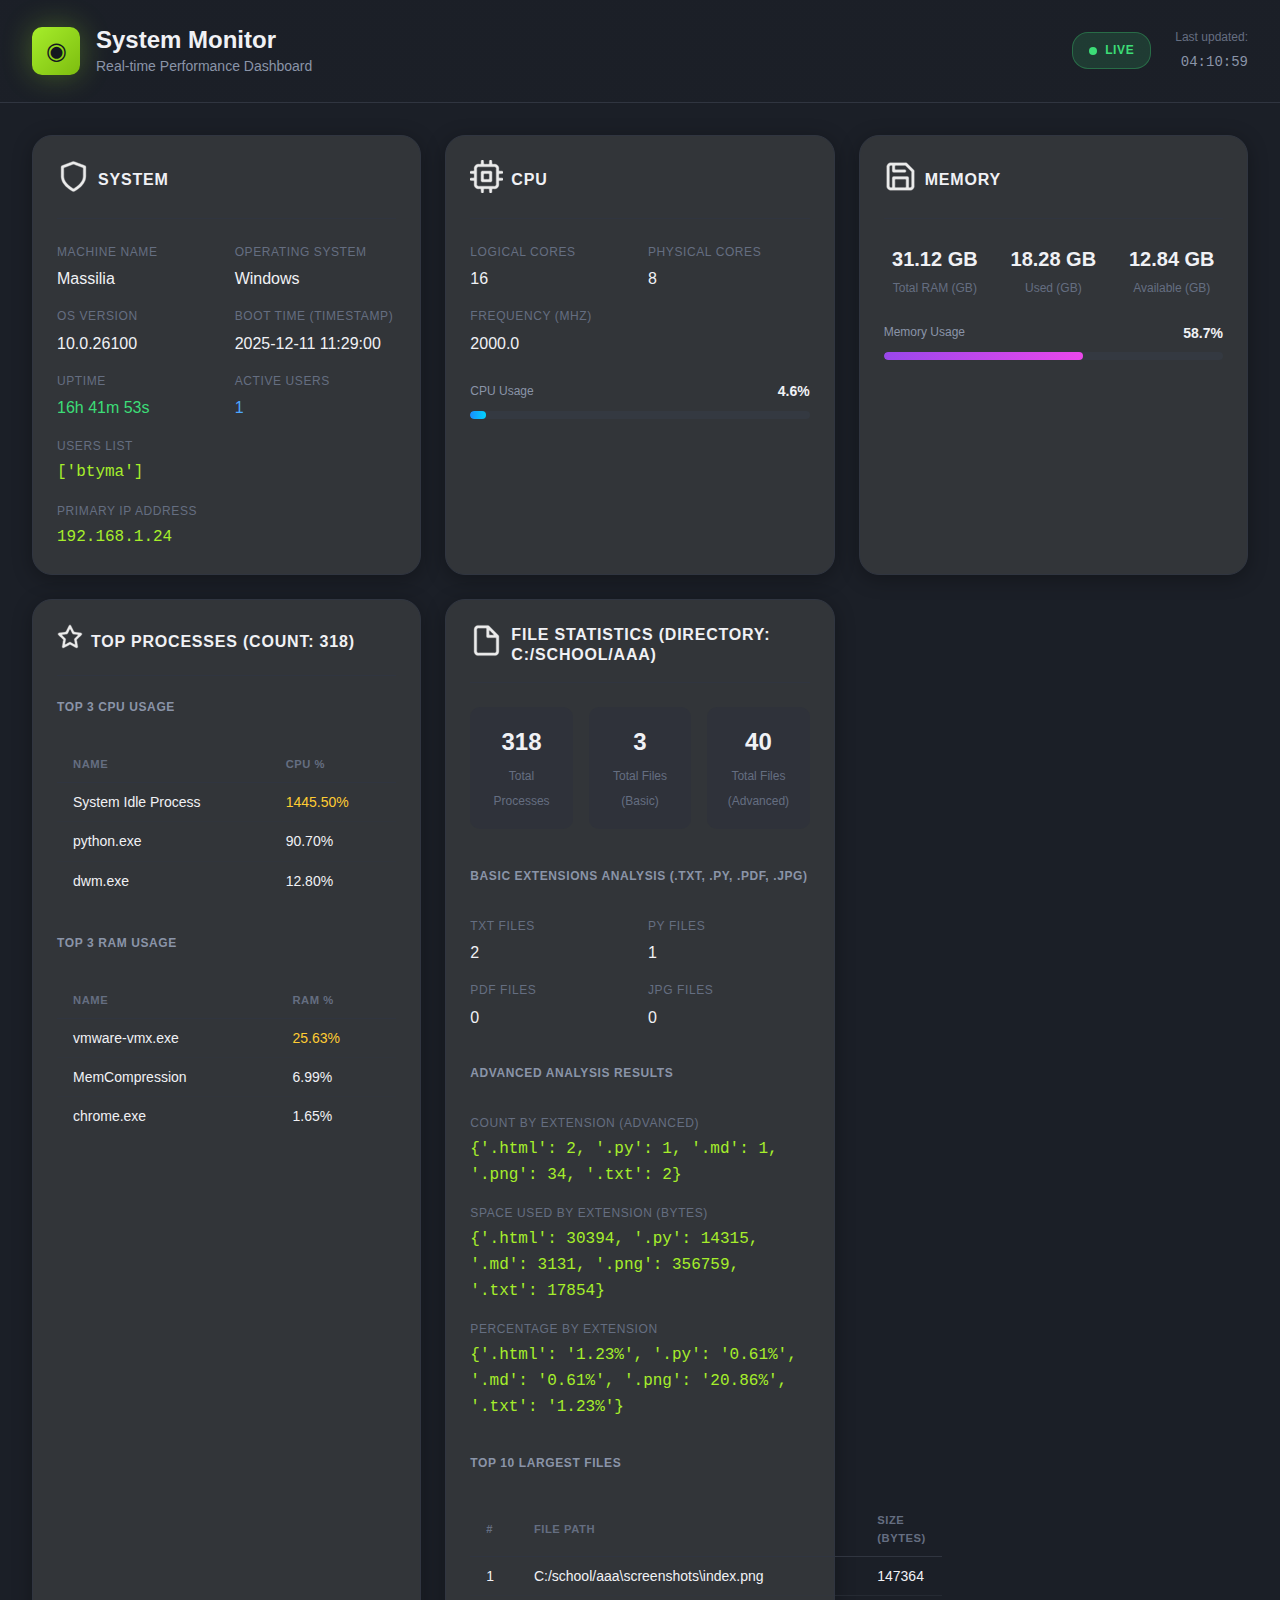
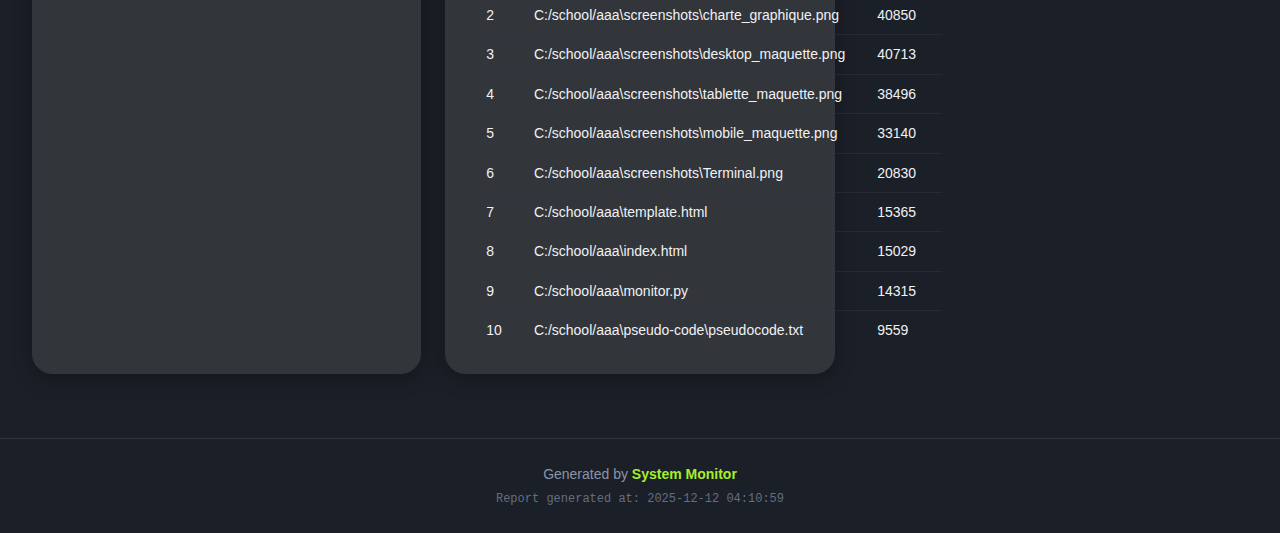
<file: index.html>
<!DOCTYPE html>
<html lang="en">
<head>
    <meta charset="UTF-8">
    <meta name="viewport" content="width=device-width, initial-scale=1.0">
    <meta name="description" content="System Monitoring Dashboard - Real-time system statistics and performance metrics">
    <title>System Monitor Dashboard</title>
    <link rel="stylesheet" href="template.css">
    <meta http-equiv="refresh" content="30">
</head>
<body>
    <header class="dashboard-header">
        <div class="header-content">
            <div class="header-left">
                <div class="logo">
                    <span class="logo-icon">◉</span>
                </div>
                <div class="header-text">
                    <h1>System Monitor</h1>
                    <p class="header-subtitle">Real-time Performance Dashboard</p>
                </div>
            </div>
            <div class="header-right">
                <div class="status-indicator">
                    <span class="status-dot"></span>
                    <span class="status-text">Live</span>
                </div>
                <div class="timestamp">
                    <span class="timestamp-label">Last updated:</span>
                    <span class="timestamp-value">04:10:59</span>
                </div>
            </div>
        </div>
    </header>

    <main class="dashboard-main">
        <section class="dashboard-card" id="system-section">
            <div class="card-header">
                <span class="card-icon">
                    <img src="./icons/Shield.png" alt="system icon" style="width: auto; height: auto;"/>
                </span>
                <h2 class="card-title">System</h2>
            </div>
            <div class="card-content">
                <div class="info-grid">
                    <div class="info-item">
                        <span class="info-label">Machine Name</span>
                        <span class="info-value">Massilia</span>
                    </div>
                    <div class="info-item">
                        <span class="info-label">Operating System</span>
                        <span class="info-value">Windows</span>
                    </div>
                    <div class="info-item">
                        <span class="info-label">OS Version</span>
                        <span class="info-value">10.0.26100</span>
                    </div>
                    <div class="info-item">
                        <span class="info-label">Boot Time (Timestamp)</span>
                        <span class="info-value">2025-12-11 11:29:00</span>
                    </div>
                    <div class="info-item">
                        <span class="info-label">Uptime</span>
                        <span class="info-value highlight-green">16h 41m 53s</span>
                    </div>
                    <div class="info-item">
                        <span class="info-label">Active Users</span>
                        <span class="info-value highlight-blue">1</span>
                    </div>
                    <div class="info-item full-width">
                        <span class="info-label">Users List</span>
                        <span class="info-value mono">['btyma']</span>
                    </div>
                    <div class="info-item full-width">
                        <span class="info-label">Primary IP Address</span>
                        <span class="info-value mono">192.168.1.24</span>
                    </div>
                </div>
            </div>
        </section>

        <section class="dashboard-card" id="cpu-section">
            <div class="card-header">
                <span class="card-icon">
                    <img src="./icons/Cpu.png" alt="cpu icon" style="width: auto; height: auto;"/>
                </span>
                <h2 class="card-title">CPU</h2>
            </div>
            <div class="card-content">
                <div class="info-grid">
                    <div class="info-item">
                        <span class="info-label">Logical Cores</span>
                        <span class="info-value">16</span>
                    </div>
                    <div class="info-item">
                        <span class="info-label">Physical Cores</span>
                        <span class="info-value">8</span>
                    </div>
                    <div class="info-item">
                        <span class="info-label">Frequency (MHz)</span>
                        <span class="info-value">2000.0</span>
                    </div>
                </div>
                <div class="progress-container">
                    <div class="progress-header">
                        <span class="progress-label">CPU Usage</span>
                        <span class="progress-value">4.6%</span>
                    </div>
                    <div class="progress-bar">
                        <div class="progress-fill progress-cpu" style="width: 4.6%;"></div>
                    </div>
                </div>
            </div>
        </section>

        <section class="dashboard-card" id="memory-section">
            <div class="card-header">
                <span class="card-icon">
                    <img src="./icons/Save.png" alt="memory icon" style="width: auto; height: auto;"/>
                </span>
            <h2 class="card-title">Memory</h2>
            </div>
            <div class="card-content">
                <div class="memory-stats">
                    <div class="memory-stat">
                        <span class="stat-value">31.12 GB</span>
                        <span class="stat-label">Total RAM (GB)</span>
                    </div>
                    <div class="memory-stat">
                        <span class="stat-value highlight-yellow">18.28 GB</span>
                        <span class="stat-label">Used (GB)</span>
                    </div>
                    <div class="memory-stat">
                        <span class="stat-value highlight-green">12.84 GB</span>
                        <span class="stat-label">Available (GB)</span>
                    </div>
                </div>
                <div class="progress-container">
                    <div class="progress-header">
                        <span class="progress-label">Memory Usage</span>
                        <span class="progress-value">58.7%</span>
                    </div>
                    <div class="progress-bar">
                        <div class="progress-fill progress-memory" style="width: 58.7%;"></div>
                    </div>
                </div>
            </div>
        </section>

        <section class="dashboard-card" id="process-section">
            <div class="card-header">
                <span class="card-icon">
                    <img src="./icons/Star.png" alt="process icon" style="width: auto; height: auto;"/>
                </span>
                <h2 class="card-title">Top Processes (Count: 318)</h2>
            </div>
            <div class="card-content">
                <h3 class="subsection-title">Top 3 CPU Usage</h3>
                <table class="process-table">
                    <thead>
                        <tr>
                            <th>Name</th>
                            <th>CPU %</th>
                        </tr>
                    </thead>
                    <tbody>
                        <tr>
                            <td class="process-name">System Idle Process</td>
                            <td class="process-cpu highlight-yellow">1445.50%</td>
                        </tr>
                        <tr>
                            <td class="process-name">python.exe</td>
                            <td class="process-cpu">90.70%</td>
                        </tr>
                        <tr>
                            <td class="process-name">dwm.exe</td>
                            <td class="process-cpu">12.80%</td>
                        </tr>
                    </tbody>
                </table>
                
                <h3 class="subsection-title" style="margin-top: 20px;">Top 3 RAM Usage</h3>
                <table class="process-table">
                    <thead>
                        <tr>
                            <th>Name</th>
                            <th>RAM %</th>
                        </tr>
                    </thead>
                    <tbody>
                        <tr>
                            <td class="process-name">vmware-vmx.exe</td>
                            <td class="process-mem highlight-yellow">25.63%</td>
                        </tr>
                        <tr>
                            <td class="process-name">MemCompression</td>
                            <td class="process-mem">6.99%</td>
                        </tr>
                        <tr>
                            <td class="process-name">chrome.exe</td>
                            <td class="process-mem">1.65%</td>
                        </tr>
                    </tbody>
                </table>
            </div>
        </section>

        <section class="dashboard-card full-width" id="files-section">
            <div class="card-header">
                <span class="card-icon">
                    <img src="./icons/File.png" alt="file icon" style="width: auto; height: auto;"/>
                </span>
                <h2 class="card-title">File Statistics (Directory: C:/school/aaa)</h2>
            </div>
            <div class="card-content">
                <div class="files-summary">
                    <div class="file-stat-box">
                        <span class="file-stat-value highlight-blue">318</span>
                        <span class="file-stat-label">Total Processes</span>
                    </div>
                    <div class="file-stat-box">
                        <span class="file-stat-value highlight-purple">3</span>
                        <span class="file-stat-label">Total Files (Basic)</span>
                    </div>
                    <div class="file-stat-box">
                        <span class="file-stat-value highlight-yellow">40</span>
                        <span class="file-stat-label">Total Files (Advanced)</span>
                    </div>
                </div>

                <h3 class="subsection-title">Basic Extensions Analysis (.txt, .py, .pdf, .jpg)</h3>
                <div class="info-grid">
                    <div class="info-item">
                        <span class="info-label">TXT Files</span>
                        <span class="info-value">2</span>
                    </div>
                    <div class="info-item">
                        <span class="info-label">PY Files</span>
                        <span class="info-value">1</span>
                    </div>
                    <div class="info-item">
                        <span class="info-label">PDF Files</span>
                        <span class="info-value">0</span>
                    </div>
                    <div class="info-item">
                        <span class="info-label">JPG Files</span>
                        <span class="info-value">0</span>
                    </div>
                </div>

                <h3 class="subsection-title" style="margin-top: 20px;">Advanced Analysis Results</h3>
                <div class="info-grid">
                    <div class="info-item full-width">
                        <span class="info-label">Count by Extension (Advanced)</span>
                        <span class="info-value mono">{'.html': 2, '.py': 1, '.md': 1, '.png': 34, '.txt': 2}</span>
                    </div>
                    <div class="info-item full-width">
                        <span class="info-label">Space used by Extension (Bytes)</span>
                        <span class="info-value mono">{'.html': 30394, '.py': 14315, '.md': 3131, '.png': 356759, '.txt': 17854}</span>
                    </div>
                    <div class="info-item full-width">
                        <span class="info-label">Percentage by Extension</span>
                        <span class="info-value mono">{'.html': '1.23%', '.py': '0.61%', '.md': '0.61%', '.png': '20.86%', '.txt': '1.23%'}</span>
                    </div>
                </div>
                
                <h3 class="subsection-title" style="margin-top: 20px;">Top 10 Largest Files</h3>
                <table class="process-table">
                    <thead>
                        <tr>
                            <th style="width: 5%;">#</th>
                            <th>File Path</th>
                            <th style="width: 20%;">Size (Bytes)</th>
                        </tr>
                    </thead>
                    <tbody>
                        <tr><td>1</td><td class="process-name">C:/school/aaa\screenshots\index.png</td><td class="process-mem">147364</td></tr>
                        <tr><td>2</td><td class="process-name">C:/school/aaa\screenshots\charte_graphique.png</td><td class="process-mem">40850</td></tr>
                        <tr><td>3</td><td class="process-name">C:/school/aaa\screenshots\desktop_maquette.png</td><td class="process-mem">40713</td></tr>
                        <tr><td>4</td><td class="process-name">C:/school/aaa\screenshots\tablette_maquette.png</td><td class="process-mem">38496</td></tr>
                        <tr><td>5</td><td class="process-name">C:/school/aaa\screenshots\mobile_maquette.png</td><td class="process-mem">33140</td></tr>
                        <tr><td>6</td><td class="process-name">C:/school/aaa\screenshots\Terminal.png</td><td class="process-mem">20830</td></tr>
                        <tr><td>7</td><td class="process-name">C:/school/aaa\template.html</td><td class="process-mem">15365</td></tr>
                        <tr><td>8</td><td class="process-name">C:/school/aaa\index.html</td><td class="process-mem">15029</td></tr>
                        <tr><td>9</td><td class="process-name">C:/school/aaa\monitor.py</td><td class="process-mem">14315</td></tr>
                        <tr><td>10</td><td class="process-name">C:/school/aaa\pseudo-code\pseudocode.txt</td><td class="process-mem">9559</td></tr>
                    </tbody>
                </table>
            </div>
        </section>
    </main>

    <footer class="dashboard-footer">
        <div class="footer-content">
            <p class="footer-text">
                Generated by <strong>System Monitor</strong>
            </p>
            <p class="footer-timestamp">
                Report generated at: 2025-12-12 04:10:59
            </p>
        </div>
    </footer>
</body>
</html>
</file>
<file: template.css>
/* ============================================
   System Monitor Dashboard - Pure CSS Styles
   ============================================ */

/* CSS Variables */
:root {

    --color-bg: hsl(220, 18%, 13%);
    --color-bg-secondary: hsl(220, 18%, 13%);
    --color-card: hsl(214, 7%, 21%);
    --color-card-hover: hsl(220, 16%, 18%);
    --color-border: hsl(220, 14%, 22%);
    
    --color-text: hsl(220, 20%, 95%);
    --color-text-muted: hsl(220, 15%, 60%);
    --color-text-secondary: hsl(220, 12%, 45%);
    
    --color-accent: hsl(82, 85%, 55%);
    --color-accent-glow: hsla(82, 85%, 55%, 0.3);
    
    --color-highlight-blue: hsl(210, 100%, 65%);
    --color-highlight-green: hsl(142, 70%, 55%);
    --color-highlight-yellow: hsl(45, 100%, 60%);
    --color-highlight-orange: hsl(25, 95%, 60%);
    --color-highlight-red: hsl(0, 85%, 60%);
    --color-highlight-purple: hsl(270, 70%, 65%);
    
    /* Gradients */
    --gradient-cpu: linear-gradient(90deg, hsl(210, 100%, 55%), hsl(190, 100%, 50%));
    --gradient-memory: linear-gradient(90deg, hsl(270, 80%, 60%), hsl(300, 80%, 60%));
    --gradient-disk: linear-gradient(90deg, hsl(142, 70%, 45%), hsl(82, 85%, 55%));
    --gradient-gpu: linear-gradient(90deg, hsl(25, 95%, 50%), hsl(45, 100%, 55%));
    
    /* Spacing */
    --spacing-xs: 0.25rem;
    --spacing-sm: 0.5rem;
    --spacing-md: 1rem;
    --spacing-lg: 1.5rem;
    --spacing-xl: 2rem;
    --spacing-2xl: 3rem;
    
    /* Border Radius */
    --radius-sm: 6px;
    --radius-md: 10px;
    --radius-lg: 16px;
    --radius-xl: 20px;
    
    /* Shadows */
    --shadow-card: 0 4px 20px hsla(0, 0%, 0%, 0.3);
    --shadow-card-hover: 0 8px 30px hsla(0, 0%, 0%, 0.4);
    --shadow-glow: 0 0 30px var(--color-accent-glow);
    
    /* Transitions */
    --transition-fast: 0.15s ease;
    --transition-normal: 0.25s ease;
    --transition-slow: 0.4s ease;
}

/* Reset & Base */
*,
*::before,
*::after {
    margin: 0;
    padding: 0;
    box-sizing: border-box;
}

html {
    font-size: 16px;
    scroll-behavior: smooth;
}

body {
    font-family: 'Segoe UI', -apple-system, BlinkMacSystemFont, 'Roboto', sans-serif;
    background-color: var(--color-bg);
    color: var(--color-text);
    line-height: 1.6;
    min-height: 100vh;
}

/* Typography */
h1, h2, h3, h4, h5, h6 {
    font-weight: 600;
    line-height: 1.3;
}

/* ============================================
   Header Styles
   ============================================ */
.dashboard-header {
    background: linear-gradient(180deg, var(--color-bg-secondary), var(--color-bg));
    border-bottom: 1px solid var(--color-border);
    padding: var(--spacing-lg) var(--spacing-xl);
    position: sticky;
    top: 0;
    z-index: 100;
    backdrop-filter: blur(10px);
}

.header-content {
    max-width: 1400px;
    margin: 0 auto;
    display: flex;
    justify-content: space-between;
    align-items: center;
    flex-wrap: wrap;
    gap: var(--spacing-md);
}

.header-left {
    display: flex;
    align-items: center;
    gap: var(--spacing-md);
}

.logo {
    width: 48px;
    height: 48px;
    background: linear-gradient(135deg, var(--color-accent), hsl(82, 85%, 40%));
    border-radius: var(--radius-md);
    display: flex;
    align-items: center;
    justify-content: center;
    box-shadow: var(--shadow-glow);
}

.logo-icon {
    font-size: 1.5rem;
    color: hsl(220, 20%, 10%);
}

.header-text h1 {
    font-size: 1.5rem;
    font-weight: 700;
    color: var(--color-text);
}

.header-subtitle {
    font-size: 0.875rem;
    color: var(--color-text-muted);
}

.header-right {
    display: flex;
    align-items: center;
    gap: var(--spacing-lg);
}

.status-indicator {
    display: flex;
    align-items: center;
    gap: var(--spacing-sm);
    padding: var(--spacing-sm) var(--spacing-md);
    background: hsla(142, 70%, 55%, 0.15);
    border: 1px solid hsla(142, 70%, 55%, 0.3);
    border-radius: var(--radius-lg);
}

.status-dot {
    width: 8px;
    height: 8px;
    background: var(--color-highlight-green);
    border-radius: 50%;
    animation: pulse 2s infinite;
}

@keyframes pulse {
    0%, 100% { opacity: 1; transform: scale(1); }
    50% { opacity: 0.7; transform: scale(1.1); }
}

.status-text {
    font-size: 0.75rem;
    font-weight: 600;
    color: var(--color-highlight-green);
    text-transform: uppercase;
    letter-spacing: 0.05em;
}

.timestamp {
    text-align: right;
}

.timestamp-label {
    display: block;
    font-size: 0.75rem;
    color: var(--color-text-secondary);
}

.timestamp-value {
    font-size: 0.875rem;
    color: var(--color-text-muted);
    font-family: 'Consolas', 'Monaco', monospace;
}

/* ============================================
   Main Content
   ============================================ */
.dashboard-main {
    max-width: 1400px;
    margin: 0 auto;
    padding: var(--spacing-xl);
    display: grid;
    grid-template-columns: repeat(auto-fit, minmax(350px, 1fr));
    gap: var(--spacing-lg);
}

/* ============================================
   Card Styles
   ============================================ */
.dashboard-card {
    background: var(--color-card);
    border: 1px solid var(--color-border);
    border-radius: var(--radius-xl);
    padding: var(--spacing-lg);
    box-shadow: var(--shadow-card);
    transition: all var(--transition-normal);
}

.dashboard-card:hover {
    background: var(--color-card-hover);
    box-shadow: var(--shadow-card-hover);
    transform: translateY(-2px);
    border-color: hsla(82, 85%, 55%, 0.3);
}

.card-header {
    display: flex;
    align-items: center;
    gap: var(--spacing-sm);
    margin-bottom: var(--spacing-lg);
    padding-bottom: var(--spacing-md);
    border-bottom: 1px solid var(--color-border);
}

.card-icon {
    font-size: 1.25rem;
}

.card-title {
    font-size: 1rem;
    font-weight: 600;
    color: var(--color-text);
    text-transform: uppercase;
    letter-spacing: 0.05em;
}

.card-content {
    display: flex;
    flex-direction: column;
    gap: var(--spacing-md);
}

/* ============================================
   Info Grid
   ============================================ */
.info-grid {
    display: grid;
    grid-template-columns: repeat(2, 1fr);
    gap: var(--spacing-md);
}

.info-item {
    display: flex;
    flex-direction: column;
    gap: var(--spacing-xs);
}

.info-item.full-width {
    grid-column: span 2;
}

.info-label {
    font-size: 0.75rem;
    color: var(--color-text-secondary);
    text-transform: uppercase;
    letter-spacing: 0.05em;
}

.info-value {
    font-size: 1rem;
    font-weight: 500;
    color: var(--color-text);
}

.info-value.mono {
    font-family: 'Consolas', 'Monaco', monospace;
    color: var(--color-accent);
}

/* Highlight Colors */
.highlight-blue { color: var(--color-highlight-blue); }
.highlight-green { color: var(--color-highlight-green); }
.highlight-yellow { color: var(--color-highlight-yellow); }
.highlight-orange { color: var(--color-highlight-orange); }
.highlight-red { color: var(--color-highlight-red); }
.highlight-purple { color: var(--color-highlight-purple); }

/* ============================================
   Progress Bars
   ============================================ */
.progress-container {
    margin-top: var(--spacing-sm);
}

.progress-header {
    display: flex;
    justify-content: space-between;
    align-items: center;
    margin-bottom: var(--spacing-sm);
}

.progress-label {
    font-size: 0.75rem;
    color: var(--color-text-muted);
}

.progress-value {
    font-size: 0.875rem;
    font-weight: 600;
    color: var(--color-text);
}

.progress-bar {
    height: 8px;
    background: hsla(220, 15%, 25%, 0.5);
    border-radius: 999px;
    overflow: hidden;
}

.progress-fill {
    height: 100%;
    border-radius: 999px;
    transition: width var(--transition-slow);
}

.progress-cpu { background: var(--gradient-cpu); }
.progress-memory { background: var(--gradient-memory); }
.progress-disk { background: var(--gradient-disk); }
.progress-gpu { background: var(--gradient-gpu); }

/* ============================================
   Memory Section
   ============================================ */
.memory-stats {
    display: grid;
    grid-template-columns: repeat(3, 1fr);
    gap: var(--spacing-md);
    text-align: center;
}

.memory-stat {
    display: flex;
    flex-direction: column;
    gap: var(--spacing-xs);
}

.stat-value {
    font-size: 1.25rem;
    font-weight: 700;
    color: var(--color-text);
}

.stat-label {
    font-size: 0.75rem;
    color: var(--color-text-secondary);
}

/* ============================================
   Disk Section
   ============================================ */
.disk-list {
    display: flex;
    flex-direction: column;
    gap: var(--spacing-lg);
}

.disk-item {
    padding: var(--spacing-md);
    background: hsla(220, 15%, 20%, 0.5);
    border-radius: var(--radius-md);
}

.disk-header {
    display: flex;
    justify-content: space-between;
    align-items: center;
    margin-bottom: var(--spacing-sm);
}

.disk-name {
    font-weight: 600;
    color: var(--color-text);
}

.disk-mount {
    font-size: 0.75rem;
    font-family: 'Consolas', 'Monaco', monospace;
    color: var(--color-text-muted);
}

.disk-stats {
    display: flex;
    justify-content: space-between;
    align-items: center;
    margin-bottom: var(--spacing-sm);
    font-size: 0.875rem;
}

.disk-stat {
    color: var(--color-text-muted);
}

.disk-percent {
    font-weight: 600;
    color: var(--color-highlight-green);
}

/* ============================================
   Process Table
   ============================================ */
.process-table {
    width: 100%;
    border-collapse: collapse;
}

.process-table th,
.process-table td {
    padding: var(--spacing-sm) var(--spacing-md);
    text-align: left;
}

.process-table th {
    font-size: 0.7rem;
    font-weight: 600;
    color: var(--color-text-secondary);
    text-transform: uppercase;
    letter-spacing: 0.05em;
    border-bottom: 1px solid var(--color-border);
}

.process-table td {
    font-size: 0.875rem;
    border-bottom: 1px solid hsla(220, 14%, 22%, 0.5);
}

.process-table tr:last-child td {
    border-bottom: none;
}

.process-table tr:hover {
    background: hsla(220, 15%, 20%, 0.3);
}

.process-name {
    font-weight: 500;
    color: var(--color-text);
}

.process-pid {
    font-family: 'Consolas', 'Monaco', monospace;
    color: var(--color-text-muted);
}

.process-cpu,
.process-mem {
    font-weight: 500;
}

/* ============================================
   Files Section
   ============================================ */
.files-summary {
    display: grid;
    grid-template-columns: repeat(3, 1fr);
    gap: var(--spacing-md);
    margin-bottom: var(--spacing-lg);
}

.file-stat-box {
    text-align: center;
    padding: var(--spacing-md);
    background: hsla(220, 15%, 20%, 0.5);
    border-radius: var(--radius-md);
}

.file-stat-value {
    display: block;
    font-size: 1.5rem;
    font-weight: 700;
    color: var(--color-text);
}

.file-stat-label {
    font-size: 0.75rem;
    color: var(--color-text-secondary);
}

.subsection-title {
    font-size: 0.75rem;
    font-weight: 600;
    color: var(--color-text-muted);
    text-transform: uppercase;
    letter-spacing: 0.05em;
    margin-bottom: var(--spacing-md);
}

.file-type-list {
    display: flex;
    flex-direction: column;
    gap: var(--spacing-sm);
}

.file-type-item {
    display: flex;
    align-items: center;
    gap: var(--spacing-md);
    padding: var(--spacing-sm) var(--spacing-md);
    background: hsla(220, 15%, 20%, 0.3);
    border-radius: var(--radius-sm);
    transition: background var(--transition-fast);
}

.file-type-item:hover {
    background: hsla(220, 15%, 25%, 0.5);
}

.file-type-icon {
    font-size: 1rem;
}

.file-type-name {
    flex: 1;
    font-size: 0.875rem;
    color: var(--color-text);
}

.file-type-count {
    font-size: 0.875rem;
    font-weight: 600;
    color: var(--color-accent);
}

/* ============================================
   Footer
   ============================================ */
.dashboard-footer {
    background: var(--color-bg-secondary);
    border-top: 1px solid var(--color-border);
    padding: var(--spacing-lg) var(--spacing-xl);
    margin-top: var(--spacing-xl);
}

.footer-content {
    max-width: 1400px;
    margin: 0 auto;
    text-align: center;
}

.footer-text {
    font-size: 0.875rem;
    color: var(--color-text-muted);
    margin-bottom: var(--spacing-xs);
}

.footer-text strong {
    color: var(--color-accent);
}

.footer-timestamp {
    font-size: 0.75rem;
    color: var(--color-text-secondary);
    font-family: 'Consolas', 'Monaco', monospace;
}

/* ============================================
   Responsive Design
   ============================================ */
@media (max-width: 768px) {
    .dashboard-main {
        grid-template-columns: 1fr;
        padding: var(--spacing-md);
    }
    
    .header-content {
        flex-direction: column;
        text-align: center;
    }
    
    .header-left {
        flex-direction: column;
    }
    
    .header-right {
        flex-direction: column;
        gap: var(--spacing-md);
    }
    
    .info-grid {
        grid-template-columns: 1fr;
    }
    
    .info-item.full-width {
        grid-column: span 1;
    }
    
    .memory-stats,
    .files-summary {
        grid-template-columns: 1fr;
    }
    
    .process-table {
        font-size: 0.8rem;
    }
    
    .process-table th,
    .process-table td {
        padding: var(--spacing-xs) var(--spacing-sm);
    }
}

@media (max-width: 480px) {
    html {
        font-size: 14px;
    }
    
    .dashboard-card {
        padding: var(--spacing-md);
    }
    
    .logo {
        width: 40px;
        height: 40px;
    }
}
</file>
